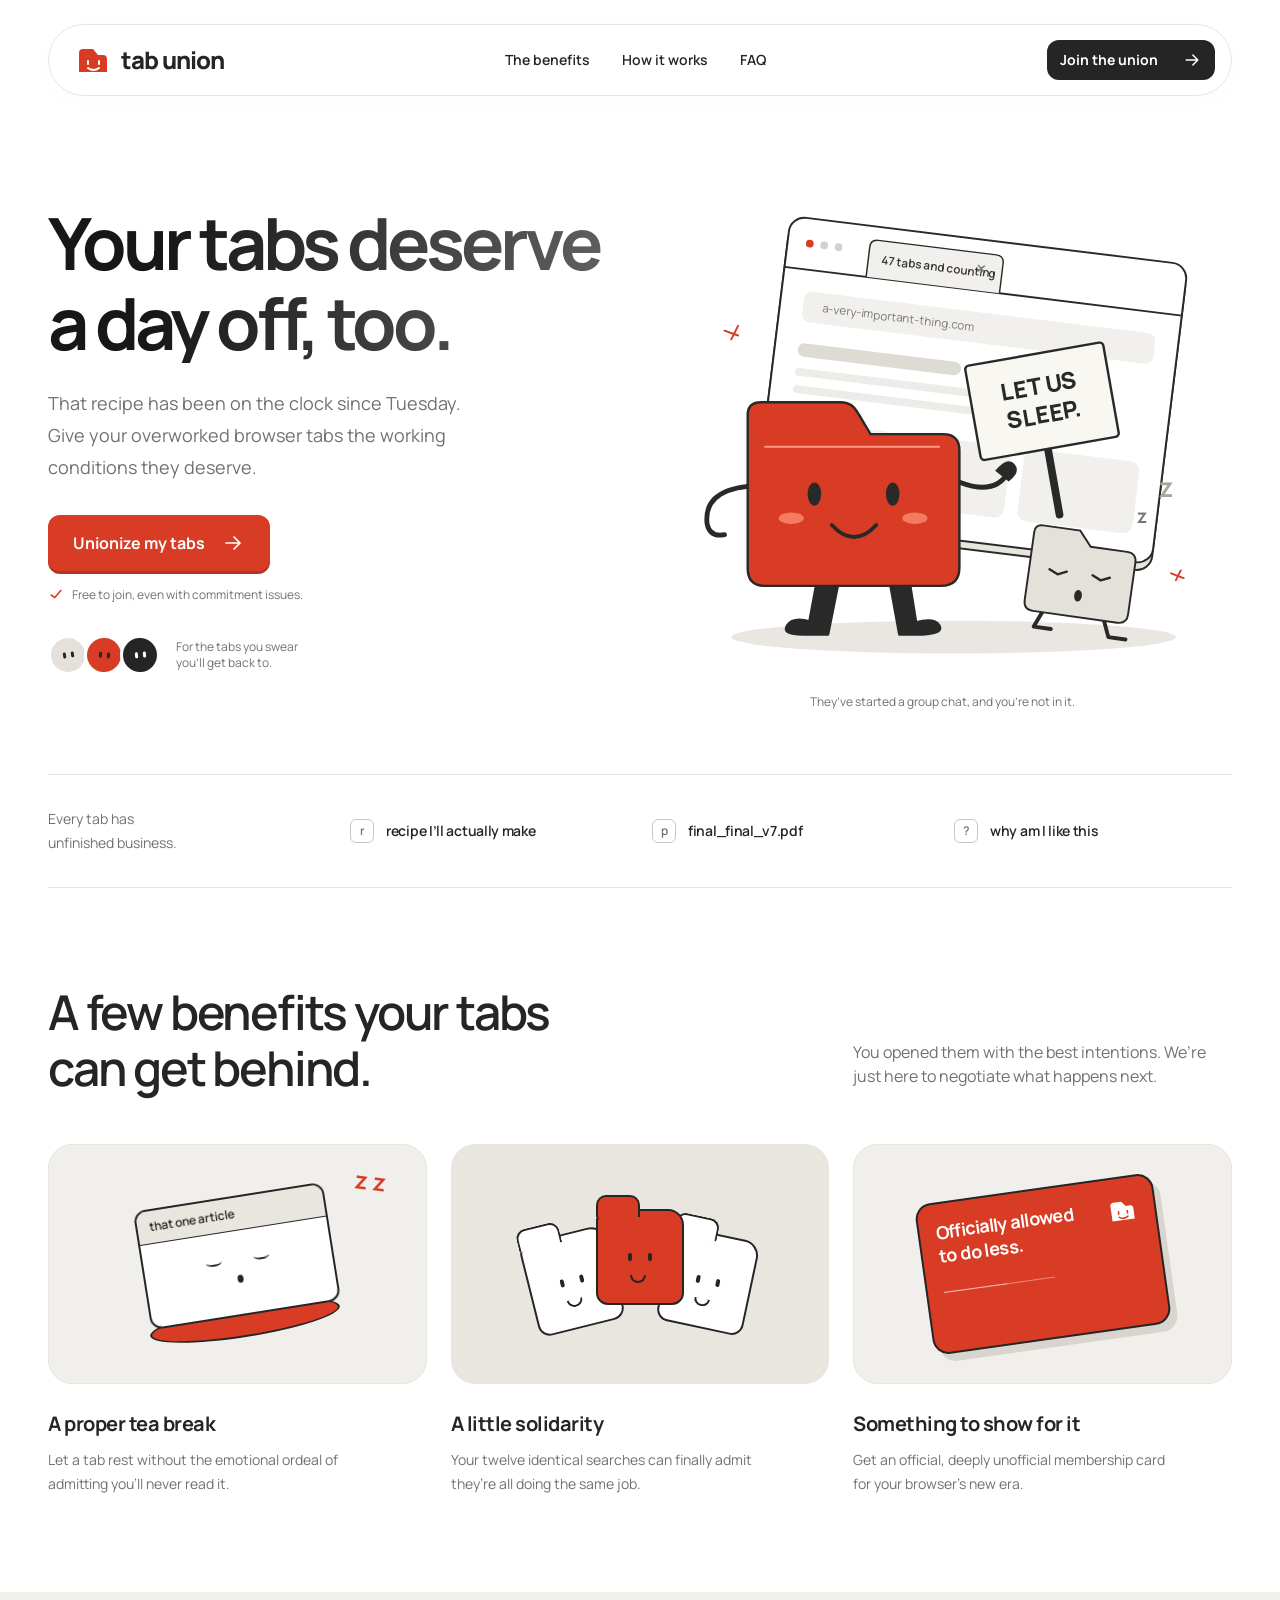
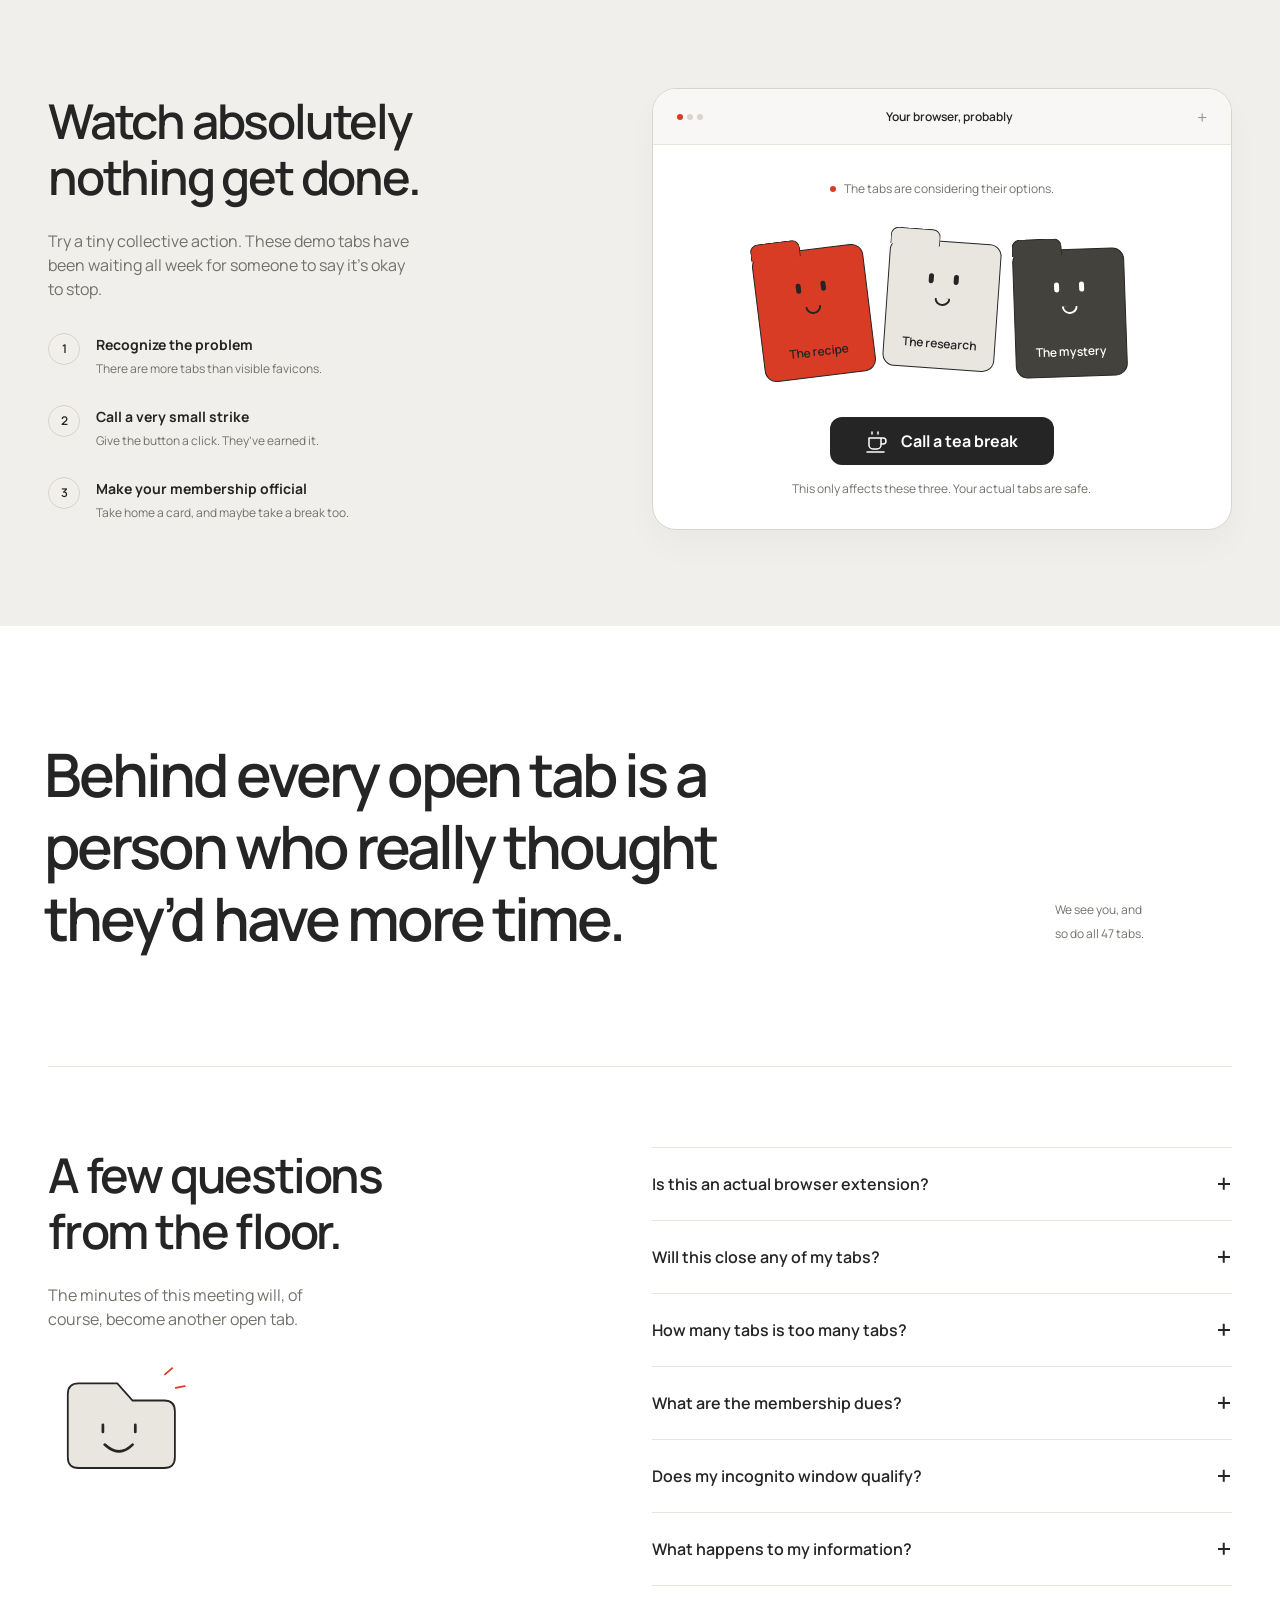
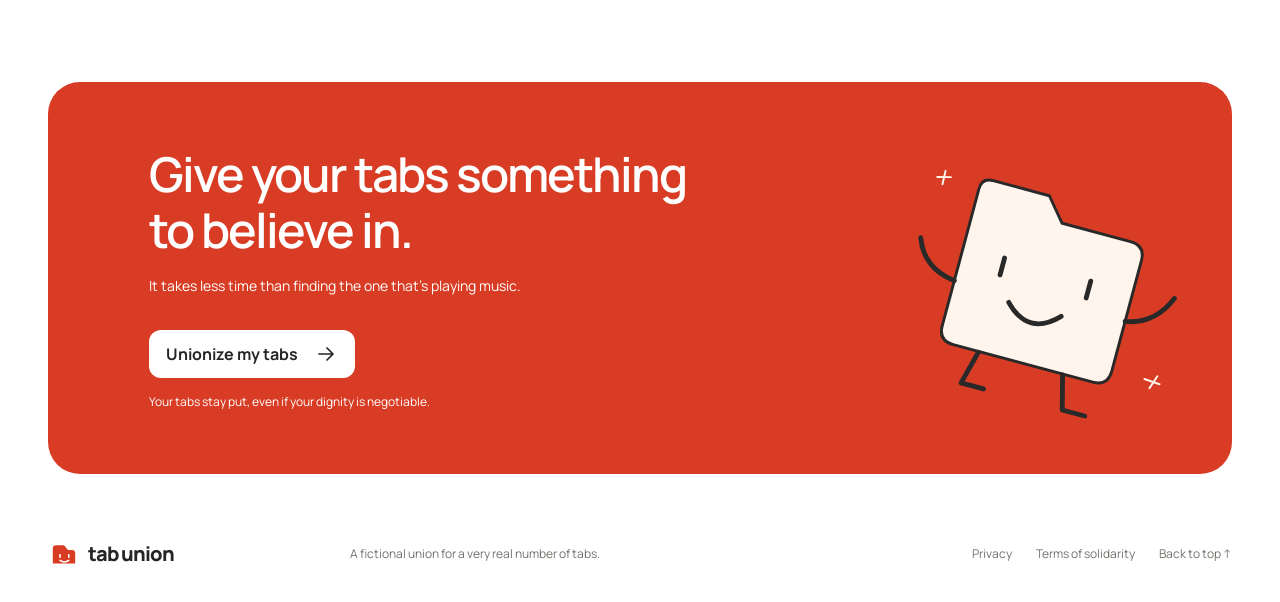
<file: index.html>
<!doctype html>
<html lang="en">
<head>
  <meta charset="utf-8">
  <meta name="viewport" content="width=device-width, initial-scale=1">
  <meta name="theme-color" content="#ffffff">
  <meta name="robots" content="noindex, nofollow">
  <meta name="description" content="A tiny, fictional union for your very overworked browser tabs. Give them a tea break and make your own free membership card.">
  <meta property="og:title" content="Tab Union — your tabs deserve a day off">
  <meta property="og:description" content="Fair working conditions for the tabs you swear you will read later.">
  <meta property="og:type" content="website">
  <meta property="og:image" content="./favicon.svg">
  <title>Tab Union — your tabs deserve a day off</title>
  <link rel="icon" href="./favicon.svg" type="image/svg+xml">
  <link rel="preload" href="./assets/Manrope.ttf" as="font" type="font/ttf" crossorigin>
  <link rel="stylesheet" href="./styles.css">
  <script src="./app.js" defer></script>
</head>
<body>
  <a class="skip-link" href="#main">Skip to content</a>
  <svg class="icon-definitions" xmlns="http://www.w3.org/2000/svg" aria-hidden="true">
    <symbol id="check" viewBox="0 0 20 20"><path d="m4 10 4.5 3.2L16 4.5" fill="none" stroke="currentColor" stroke-width="2" stroke-linecap="round" stroke-linejoin="round"/></symbol>
    <symbol id="arrow" viewBox="0 0 24 24"><path d="M5 12h14m-6-6 6 6-6 6" fill="none" stroke="currentColor" stroke-width="1.7" stroke-linecap="round" stroke-linejoin="round"/></symbol>
    <symbol id="brand" viewBox="0 0 40 40"><path d="M6 13a4 4 0 0 1 4-4h10l5 6h5a4 4 0 0 1 4 4v13H6Z" fill="currentColor"/><path d="M15 21v3m11-3v3m-11 4q5.5 4 11 0" fill="none" stroke="var(--brand-face,var(--paper,#fff))" stroke-width="2" stroke-linecap="round"/></symbol>
  </svg>

  <header class="header grid">
    <nav class="site-nav" aria-label="Main navigation">
      <a class="brand" href="./" aria-label="Tab Union home"><svg aria-hidden="true"><use href="#brand"/></svg><span>tab union</span></a>
      <div class="nav-links"><a href="#benefits">The benefits</a><a href="#tea-break">How it works</a><a href="#faq">FAQ</a></div>
      <button class="button button-small button-dark" type="button" data-join>Join the union <svg aria-hidden="true"><use href="#arrow"/></svg></button>
    </nav>
  </header>

  <main id="main">
    <section class="hero grid" aria-labelledby="hero-title">
      <div class="band hero-band">
        <div class="hero-copy reveal">
          <h1 class="masthead" id="hero-title">Your tabs deserve<br>a day off, too.</h1>
          <p class="lede">That recipe has been on the clock since Tuesday. Give your overworked browser tabs the working conditions they deserve.</p>
          <button class="button button-primary" type="button" data-join>Unionize my tabs <svg aria-hidden="true"><use href="#arrow"/></svg></button>
          <p class="reassurance"><svg aria-hidden="true"><use href="#check"/></svg>Free to join, even with commitment issues.</p>
          <div class="hero-members"><div class="mini-members" aria-hidden="true"><span><i></i><i></i></span><span><i></i><i></i></span><span><i></i><i></i></span></div><p>For the tabs you swear<br>you’ll get back to.</p></div>
        </div>
        <figure class="hero-art reveal">
          <svg class="hero-illustration" viewBox="0 0 600 528" role="img" aria-labelledby="art-title art-description">
            <title id="art-title">The tabs have unionized</title><desc id="art-description">A cheerful red browser tab holds a Let us sleep sign, while a smaller tab takes a nap beside a browser window.</desc>
            <ellipse cx="312" cy="477" rx="230" ry="17" fill="#eae7e2"/>
            <g transform="rotate(7 334 230)">
              <rect x="122" y="74" width="414" height="312" rx="16" fill="#e8e5df" stroke="#292929" stroke-width="2"/>
              <rect x="122" y="66" width="414" height="312" rx="16" fill="#fff" stroke="#292929" stroke-width="2"/>
              <path d="M122 119h414" stroke="#292929" stroke-width="2"/>
              <circle cx="145" cy="92" r="4" fill="#d83c24"/><circle cx="160" cy="92" r="4" fill="#d4d1cc"/><circle cx="175" cy="92" r="4" fill="#d4d1cc"/>
              <path d="M207 119V88q0-8 8-8h123q8 0 8 8v31" fill="#f2f0ed" stroke="#292929" stroke-width="1.5"/>
              <text x="221" y="104" font-size="12" font-weight="600" fill="#333">47 tabs and counting</text>
              <path d="m321 93 6 6m0-6-6 6" stroke="#777" stroke-width="1.5" stroke-linecap="round"/>
              <rect x="146" y="141" width="366" height="32" rx="8" fill="#f2f0ed"/><text x="166" y="161" font-size="12" fill="#777">a-very-important-thing.com</text>
              <rect x="146" y="195" width="170" height="14" rx="7" fill="#dedbd5"/><rect x="146" y="221" width="273" height="8" rx="4" fill="#eeece8"/><rect x="146" y="239" width="240" height="8" rx="4" fill="#eeece8"/>
              <rect x="146" y="275" width="109" height="75" rx="10" fill="#f2f0ed"/><rect x="269" y="275" width="109" height="75" rx="10" fill="#f2f0ed"/><rect x="392" y="275" width="120" height="75" rx="10" fill="#f2f0ed"/>
            </g>
            <g class="picket-tab">
              <path d="m171 418-8 43q-17-5-23 4t16 9h26l11-55m73-1 7 44q19-5 24 3t-17 9h-24l-10-55" fill="#292929" stroke="#292929" stroke-width="3" stroke-linejoin="round"/>
              <path d="M99 321q-46 5-42 39 3 14 18 11m244-54q36 14 50-11" fill="none" stroke="#292929" stroke-width="5" stroke-linecap="round"/>
              <path d="M99 278v-31q0-13 14-13h83q11 0 17 11l13 22h75q17 0 17 17v121q0 19-19 19H117q-18 0-18-18Z" fill="#d83c24" stroke="#292929" stroke-width="2.5"/>
              <path d="M117 280h180" fill="none" stroke="#ff9985" stroke-width="2" stroke-linecap="round"/>
              <ellipse cx="168" cy="329" rx="7" ry="12" fill="#292929"/><ellipse cx="249" cy="329" rx="7" ry="12" fill="#292929"/>
              <path d="M186 361q23 25 46 0" fill="none" stroke="#292929" stroke-width="4" stroke-linecap="round"/>
              <ellipse cx="144" cy="354" rx="13" ry="6" fill="#f47b62"/><ellipse cx="272" cy="354" rx="13" ry="6" fill="#f47b62"/>
              <g transform="rotate(-10 402 245)"><path d="M403 227v125" stroke="#292929" stroke-width="8" stroke-linecap="round"/><rect x="333" y="184" width="145" height="99" rx="4" fill="#f9f7f2" stroke="#292929" stroke-width="2.5"/><text x="405" y="226" text-anchor="middle" font-size="24" font-weight="800" fill="#292929">LET US</text><text x="405" y="256" text-anchor="middle" font-size="24" font-weight="800" fill="#292929">SLEEP.</text></g>
              <path d="M355 305q13-15 20-7t-6 18" fill="#292929"/>
            </g>
            <g class="sleepy-tab" transform="rotate(8 448 411)">
              <path d="m411 454-8 19h18m52-19 8 19h18" fill="none" stroke="#292929" stroke-width="4" stroke-linecap="round" stroke-linejoin="round"/>
              <path d="M390 391v-15q0-8 8-8h39l13 15h38q10 0 10 10v54q0 10-10 10h-88q-10 0-10-10Z" fill="#e4e1db" stroke="#292929" stroke-width="2"/>
              <path d="m411 412 9 4 9-4m27 0 9 4 9-4" fill="none" stroke="#292929" stroke-width="2.5" stroke-linecap="round" stroke-linejoin="round"/><ellipse cx="444" cy="435" rx="4" ry="6" fill="#292929"/>
            </g>
            <text class="sleep-z" x="502" y="359" font-size="20" font-weight="700" fill="#79756f">z</text><text class="sleep-z sleep-z-two" x="524" y="332" font-size="28" font-weight="700" fill="#aaa59e">z</text>
            <path d="m82 169 7-14m-14 5 14 5m453 253 5-10m-10 3 13 5" stroke="#d83c24" stroke-width="2" stroke-linecap="round"/>
          </svg>
          <figcaption>They’ve started a group chat, and you’re not in it.</figcaption>
        </figure>
      </div>
      <div class="band tab-roll reveal">
        <p>Every tab has<br> unfinished business.</p>
        <div class="tab-roll-item"><span class="file-icon" aria-hidden="true">r</span>recipe I’ll actually make</div>
        <div class="tab-roll-item"><span class="file-icon" aria-hidden="true">p</span>final_final_v7.pdf</div>
        <div class="tab-roll-item"><span class="file-icon" aria-hidden="true">?</span>why am I like this</div>
      </div>
    </section>

    <section class="benefits spread grid" id="benefits" aria-labelledby="benefits-title">
      <div class="band section-heading reveal"><h2 class="h2b" id="benefits-title">A few benefits your tabs<br>can get behind.</h2><p class="body">You opened them with the best intentions. We’re just here to negotiate what happens next.</p></div>
      <div class="band benefit-cards">
        <article class="benefit-card reveal">
          <div class="benefit-picture picture-rest" aria-hidden="true"><div class="little-window resting-window"><span class="little-title">that one article</span><div class="rest-eyes"><i></i><i></i></div><span class="little-mouth"></span></div><span class="pillow"></span><span class="drawn-z">z z</span></div>
          <h3>A proper tea break</h3><p>Let a tab rest without the emotional ordeal of admitting you’ll never read it.</p>
        </article>
        <article class="benefit-card reveal">
          <div class="benefit-picture picture-friends" aria-hidden="true"><div class="friend-tab friend-one"><i></i><i></i><span></span></div><div class="friend-tab friend-two"><i></i><i></i><span></span></div><div class="friend-tab friend-three"><i></i><i></i><span></span></div></div>
          <h3>A little solidarity</h3><p>Your twelve identical searches can finally admit they’re all doing the same job.</p>
        </article>
        <article class="benefit-card reveal">
          <div class="benefit-picture picture-card" aria-hidden="true"><div class="tiny-membership"><svg><use href="#brand"/></svg><span>Officially allowed<br>to do less.</span><div class="tiny-card-lines"></div></div></div>
          <h3>Something to show for it</h3><p>Get an official, deeply unofficial membership card for your browser’s new era.</p>
        </article>
      </div>
    </section>

    <section class="tea-break spread" id="tea-break" aria-labelledby="break-title">
      <div class="grid">
        <div class="band demo-band">
          <div class="demo-copy reveal"><h2 class="h2b" id="break-title">Watch absolutely<br>nothing get done.</h2><p class="body">Try a tiny collective action. These demo tabs have been waiting all week for someone to say it’s okay to stop.</p><ol class="steps"><li><span aria-hidden="true">1</span><div><h3>Recognize the problem</h3><p>There are more tabs than visible favicons.</p></div></li><li><span aria-hidden="true">2</span><div><h3>Call a very small strike</h3><p>Give the button a click. They’ve earned it.</p></div></li><li><span aria-hidden="true">3</span><div><h3>Make your membership official</h3><p>Take home a card, and maybe take a break too.</p></div></li></ol></div>
          <div class="demo-panel reveal">
            <div class="demo-browser-bar"><span class="window-dots" aria-hidden="true"><i></i><i></i><i></i></span><span>Your browser, probably</span><span class="browser-plus" aria-hidden="true">+</span></div>
            <div class="demo-body"><div class="demo-status"><span class="status-dot" aria-hidden="true"></span><span id="break-status" role="status">The tabs are considering their options.</span></div>
              <div class="demo-workers" aria-label="Three fictional browser tabs"><div class="worker worker-red"><div class="worker-face"><i></i><i></i><b></b></div><span>The recipe</span></div><div class="worker worker-light"><div class="worker-face"><i></i><i></i><b></b></div><span>The research</span></div><div class="worker worker-dark"><div class="worker-face"><i></i><i></i><b></b></div><span>The mystery</span></div></div>
              <button class="button button-dark break-button" id="break-button" type="button" aria-pressed="false"><svg class="tea-icon" viewBox="0 0 24 24" aria-hidden="true"><path d="M4 9h12v7a4 4 0 0 1-4 4H8a4 4 0 0 1-4-4Zm12 0h2a3 3 0 0 1 0 6h-2M7 3v2m6-2v2M2 23h17" fill="none" stroke="currentColor" stroke-width="1.5" stroke-linecap="round" stroke-linejoin="round"/></svg><span>Call a tea break</span></button><p class="demo-footnote">This only affects these three. Your actual tabs are safe.</p>
            </div>
          </div>
        </div>
      </div>
    </section>

    <section class="manifesto spread grid" aria-labelledby="manifesto-title"><div class="band"><h2 class="h2b reveal-words" id="manifesto-title">Behind every open tab is a person who really thought they’d have more time.</h2><p class="manifesto-aside">We see you, and<br> so do all 47 tabs.</p></div></section>

    <section class="faq spread grid" id="faq" aria-labelledby="faq-title"><div class="band faq-band"><div class="faq-heading reveal"><h2 class="h2b" id="faq-title">A few questions<br>from the floor.</h2><p class="body">The minutes of this meeting will, of course, become another open tab.</p><svg class="faq-drawing" viewBox="0 0 160 128" aria-hidden="true"><path d="M22 32q0-12 12-12h43l17 19h35q12 0 12 12v51q0 12-12 12H34q-12 0-12-12Z" fill="#e9e6e0" stroke="#262626" stroke-width="2"/><path d="M61 66v8m36-8v8m-34 14q16 15 31 0" fill="none" stroke="#262626" stroke-width="3" stroke-linecap="round"/><path d="m130 10 8-7m4 22 10-2" stroke="#d83c24" stroke-width="2" stroke-linecap="round"/></svg></div><div class="faq-list reveal">
      <details><summary>Is this an actual browser extension?<span aria-hidden="true"></span></summary><p>No, it’s a playful landing page for a fictional union. The tea break is a little on-page demo, and the membership card is a real file you can download.</p></details>
      <details><summary>Will this close any of my tabs?<span aria-hidden="true"></span></summary><p>Your real tabs are completely untouched. We can barely keep these three demo tabs in line, so your browser is outside our jurisdiction.</p></details>
      <details><summary>How many tabs is too many tabs?<span aria-hidden="true"></span></summary><p>The union declines to put a number on this. If the favicons are touching and your laptop sounds concerned, you may have a case.</p></details>
      <details><summary>What are the membership dues?<span aria-hidden="true"></span></summary><p>Zero money and one click. You can put any name you like on your card, and you don’t need to give us an email address.</p></details>
      <details><summary>Does my incognito window qualify?<span aria-hidden="true"></span></summary><p>All fictional tabs are welcome. We won’t ask what it’s working on, and we strongly suggest you don’t tell the membership committee.</p></details>
      <details><summary>What happens to my information?<span aria-hidden="true"></span></summary><p>It stays in this browser page. Your card is made on your device, with no account, tracking, or form submission to a server. Refreshing the page clears the form.</p></details>
    </div></div></section>

    <section class="join-section spread grid" aria-labelledby="join-title"><div class="join-box reveal"><div class="join-copy"><h2 id="join-title">Give your tabs something<br>to believe in.</h2><p>It takes less time than finding the one that’s playing music.</p><button class="button button-light" type="button" data-join>Unionize my tabs <svg aria-hidden="true"><use href="#arrow"/></svg></button><p class="join-note">Your tabs stay put, even if your dignity is negotiable.</p></div><svg class="join-drawing" viewBox="0 0 330 280" aria-hidden="true"><g transform="rotate(10 165 140)"><path d="M69 77V57q0-12 12-12h60l20 24h73q16 0 16 16v118q0 16-16 16H85q-16 0-16-16Z" fill="#fff5ec" stroke="#292929" stroke-width="3"/><path d="M113 119v18m92-18v18m-76 25q28 29 56 0" fill="none" stroke="#292929" stroke-width="5" stroke-linecap="round"/><path d="M69 155q-34-4-45-34m226 29q30-5 43-36M112 220l-9 35h24m75-35 9 35h24" fill="none" stroke="#292929" stroke-width="5" stroke-linecap="round" stroke-linejoin="round"/></g><path d="m47 40 2-14m-8 7 14-1m223 199 7-13m-13 4 16 4" stroke="#fff5ec" stroke-width="2" stroke-linecap="round"/></svg></div></section>
  </main>

  <footer class="footer grid"><div class="band footer-band"><a class="brand" href="./" aria-label="Tab Union home"><svg aria-hidden="true"><use href="#brand"/></svg><span>tab union</span></a><p>A fictional union for a very real number of tabs.</p><div class="footer-links"><button type="button" data-legal="privacy">Privacy</button><button type="button" data-legal="terms">Terms of solidarity</button><a href="#main">Back to top <span aria-hidden="true">↑</span></a></div></div></footer>

  <dialog id="join-dialog" aria-labelledby="dialog-title"><div class="dialog-inner"><button class="close-dialog" type="button" data-close aria-label="Close membership form"><span></span><span></span></button><div id="join-form-view"><svg class="dialog-logo" aria-hidden="true"><use href="#brand"/></svg><h2 id="dialog-title">Welcome to the<br>organized chaos.</h2><p>Your tabs nominated you as their representative. It’s mostly a ceremonial position.</p><form id="membership-form"><label for="member-name">What should we call you?</label><input id="member-name" name="name" maxlength="36" autocomplete="given-name" placeholder="Your name or suspicious alias" required autofocus><label for="tab-count">How many tabs are we representing? <output id="tab-count-output" for="tab-count">47</output></label><input type="range" id="tab-count" name="tabs" min="3" max="120" value="47"><p class="range-note">An estimate is fine. We’re a union, not an audit.</p><button class="button button-primary" type="submit">Make it official <svg aria-hidden="true"><use href="#arrow"/></svg></button><p class="form-note">Your information stays on this page.</p></form></div><div id="membership-view" hidden><span class="success-symbol"><svg aria-hidden="true"><use href="#check"/></svg></span><h2 id="membership-title">You’re one of us.</h2><p>The tabs have voted unanimously to take a longer lunch.</p><div class="membership-card" id="membership-card"><div class="membership-brand"><svg aria-hidden="true"><use href="#brand"/></svg><span>tab union</span></div><p>Official representative of the organized chaos</p><strong id="card-name"></strong><div class="membership-bottom"><span id="card-tabs"></span><span>Zero dues, full solidarity</span></div></div><button class="button button-dark" id="download-card" type="button">Download your card <svg aria-hidden="true"><use href="#arrow"/></svg></button><button class="text-button" id="make-another" type="button">Represent another browser</button><p id="download-status" role="status"></p></div></div></dialog>

  <dialog id="legal-dialog" aria-labelledby="legal-title"><div class="dialog-inner"><button class="close-dialog" type="button" data-close aria-label="Close information"><span></span><span></span></button><h2 id="legal-title"></h2><p id="legal-copy"></p><button class="button button-dark" type="button" data-close>Back to the tabs</button></div></dialog>
</body>
</html>
</file>
<file: styles.css>
@font-face{font-family:Manrope;src:url('./assets/Manrope.ttf') format('truetype');font-weight:200 800;font-style:normal;font-display:swap}
:root{--paper:#fff;--white:#fff;--ink:#252525;--muted:#72716c;--accent:#d83c24;--accent-dark:#c5321a;--line:#e8e5df;--soft:#f1efeb;--cols:12;--gutter:24px;--margin:48px;--bl:8px;--lh:24px;--maxw:1200px;--ease:cubic-bezier(.32,.72,0,1);--radius:24px}
*{box-sizing:border-box}
html{scroll-behavior:smooth;scroll-padding-top:112px}
body{margin:0;background:var(--paper);color:var(--ink);font-family:Manrope,sans-serif;font-size:16px;line-height:var(--lh);-webkit-font-smoothing:antialiased}
button,input{font:inherit}
button,a,input,summary{-webkit-tap-highlight-color:transparent}
button,a{touch-action:manipulation}
button{cursor:pointer}
a{color:inherit;text-decoration:none}
button{color:inherit}
svg{display:block}
figure,p,h1,h2,h3{margin:0}
p{text-wrap:pretty}
h1,h2,h3{text-wrap:balance}
::selection{background:#f5b9a9;color:var(--ink)}
:focus-visible{outline:3px solid var(--accent);outline-offset:5px}
[hidden]{display:none!important}
.icon-definitions{position:absolute;width:0;height:0;overflow:hidden}
.grid{width:min(calc(100% - 2*var(--margin)),var(--maxw));margin-inline:auto;display:grid;grid-template-columns:repeat(var(--cols),minmax(0,1fr));column-gap:var(--gutter)}
.band{grid-column:1/-1;display:grid;grid-template-columns:subgrid;column-gap:var(--gutter);align-items:start}
@supports not (grid-template-columns:subgrid){.band{grid-template-columns:repeat(var(--cols),minmax(0,1fr))}}
.skip-link{position:fixed;top:16px;left:16px;padding:12px 16px;border-radius:8px;background:var(--ink);color:white;z-index:100;transform:translateY(-160%)}
.skip-link:focus{transform:translateY(0)}
.header{position:sticky;top:16px;margin-top:24px;z-index:20}
.site-nav{grid-column:1/-1;display:flex;align-items:center;justify-content:space-between;min-height:72px;padding:8px 16px 8px 24px;background:#fff;border:1px solid var(--line);border-radius:999px;box-shadow:0 4px 24px #25252504}
.brand{display:inline-flex;align-items:center;gap:8px;font-size:24px;font-weight:800;letter-spacing:-1px;line-height:32px;white-space:nowrap}
.brand svg{width:40px;height:40px;color:var(--accent)}
.nav-links{display:flex;gap:32px;font-size:14px;font-weight:600}
.nav-links a{transition:color .7s var(--ease)}
.nav-links a:hover{color:var(--accent)}
.button{min-height:48px;padding:8px 16px;display:inline-flex;justify-content:center;align-items:center;gap:16px;border:1px solid transparent;border-radius:12px;line-height:24px;font-size:16px;font-weight:700;white-space:nowrap;transition:background .7s var(--ease),transform .7s var(--ease),box-shadow .7s var(--ease)}
.button svg{width:24px;height:24px;flex:none;transition:transform .7s var(--ease)}
.button:hover svg{transform:translateX(3px)}
.button:active{transform:scale(.98)}
.button-primary{background:var(--accent);color:var(--white);box-shadow:0 3px 0 #b6341f}
.button-primary:hover{background:var(--accent-dark);box-shadow:0 5px 16px #d83c2424}
.button-dark{background:var(--ink);color:var(--white)}
.button-dark:hover{background:#41403c}
.button-light{background:var(--white);color:var(--ink)}
.button-light:hover{background:#f3e9e3;box-shadow:0 8px 24px #54201518}
.button-small{min-height:40px;padding:8px 12px;font-size:14px;line-height:20px;gap:24px}
.button-small svg{width:20px;height:20px}
.hero{padding-top:80px}
.hero-band{align-items:center}
.hero-copy{grid-column:1/7;padding-block:16px 24px}
.masthead{font-size:72px;line-height:80px;letter-spacing:-4px;font-weight:700;max-width:680px;background:linear-gradient(100deg,#171717 20%,#666);background-clip:text;-webkit-background-clip:text;color:transparent}
.lede{font-size:18px;line-height:32px;max-width:440px;margin-top:24px;color:var(--muted)}
.hero-copy>.button{margin-top:32px;padding-inline:24px;min-height:56px}
.reassurance{display:flex;align-items:center;gap:8px;margin-top:16px;font-size:12px;line-height:16px;color:var(--muted)}
.reassurance svg{width:16px;height:16px;color:var(--accent);flex:none}
.hero-members{display:flex;align-items:center;gap:16px;margin-top:32px}
.hero-members p{font-size:12px;line-height:16px;color:var(--muted)}
.mini-members{display:flex;padding-left:4px}
.mini-members>span{display:flex;align-items:center;justify-content:center;gap:5px;width:40px;height:40px;border-radius:50%;background:#e5e1da;border:3px solid var(--paper);margin-left:-4px;transform:rotate(-8deg)}
.mini-members>span:nth-child(2){background:var(--accent);transform:rotate(5deg)}
.mini-members>span:nth-child(3){background:var(--ink);transform:rotate(-5deg)}
.mini-members i{display:block;width:3px;height:6px;background:var(--ink);border-radius:8px}
.mini-members>span:nth-child(3) i{background:var(--white)}
.hero-art{grid-column:7/13;min-width:0;position:relative;align-self:center}
.hero-illustration{width:100%;height:auto;overflow:visible;font-family:Manrope,sans-serif}
.hero-art figcaption{text-align:center;font-size:12px;line-height:16px;color:var(--muted);margin-top:8px}
.picket-tab{transform-origin:220px 450px;animation:picket-bob 6s var(--ease) infinite}
.sleep-z{animation:sleep-z 4s var(--ease) infinite}
.sleep-z-two{animation-delay:1s}
@keyframes picket-bob{0%,100%{transform:rotate(-1deg) translateY(0)}50%{transform:rotate(1deg) translateY(-5px)}}
@keyframes sleep-z{0%,100%{opacity:.35;transform:translateY(0)}50%{opacity:1;transform:translateY(-5px)}}
.tab-roll{margin-top:64px;padding:32px 0;position:relative;align-items:center;border-block:1px solid var(--line)}
.tab-roll>p{grid-column:1/4;font-size:14px;line-height:24px;color:var(--muted)}
.tab-roll-item{display:flex;align-items:center;gap:12px;font-size:14px;font-weight:600;letter-spacing:-.3px;white-space:nowrap}
.tab-roll-item:nth-child(2){grid-column:4/7}.tab-roll-item:nth-child(3){grid-column:7/10}.tab-roll-item:nth-child(4){grid-column:10/13}
.file-icon{width:24px;height:24px;border:1px solid #cac6bf;display:inline-flex;justify-content:center;align-items:center;border-radius:6px;background:var(--white);color:var(--muted);font-size:12px;font-weight:600;flex:none}
.spread{padding-block:96px}
.section-heading{align-items:end}
.h2b{font-size:48px;line-height:56px;letter-spacing:-2.2px;font-weight:600}
.section-heading h2{grid-column:1/8}
.section-heading>p{grid-column:9/13;padding-bottom:8px}
.body{font-size:16px;line-height:24px;color:var(--muted)}
.benefit-cards{margin-top:48px}
.benefit-card{grid-column:span 4;min-width:0}
.benefit-picture{height:240px;border-radius:var(--radius);position:relative;overflow:hidden;display:flex;align-items:center;justify-content:center;background:var(--soft);border:1px solid var(--line)}
.benefit-card h3{font-size:20px;line-height:32px;font-weight:700;margin-top:24px;letter-spacing:-.5px}
.benefit-card>p{margin-top:8px;font-size:14px;line-height:24px;color:var(--muted);max-width:328px}
.little-window{position:relative;width:192px;height:120px;border:2px solid var(--ink);border-radius:12px;background:var(--white);z-index:2}
.resting-window{transform:rotate(-9deg);margin-top:-16px}
.little-title{display:block;padding:4px 12px;background:#e9e6e0;border-bottom:1px solid var(--ink);border-radius:10px 10px 0 0;font-size:12px;font-weight:600;line-height:24px}
.rest-eyes{display:flex;gap:32px;justify-content:center;margin-top:24px}
.rest-eyes i{height:8px;width:16px;border:2px solid var(--ink);border-top:0;border-left:0;border-right:0;border-radius:0 0 50% 50%}
.little-mouth{display:block;width:6px;height:8px;background:var(--ink);border-radius:50%;margin:12px auto 0}
.pillow{position:absolute;left:calc(50% - 88px);top:160px;width:192px;height:32px;background:var(--accent);border:2px solid var(--ink);border-radius:50%;transform:rotate(-9deg)}
.drawn-z{position:absolute;top:24px;right:40px;color:var(--accent);font-size:24px;font-weight:700;transform:rotate(8deg)}
.picture-friends{background:#e9e6e0}
.friend-tab{width:88px;height:96px;background:var(--white);position:absolute;border:2px solid var(--ink);border-radius:12px 16px 12px 12px;display:flex;gap:16px;align-items:center;justify-content:center}
.friend-tab:before{content:'';position:absolute;left:-2px;top:-16px;width:40px;height:20px;border:2px solid var(--ink);border-bottom:0;background:inherit;border-radius:10px 10px 0 0;z-index:0}
.friend-tab i{width:4px;height:8px;display:block;background:var(--ink);border-radius:4px}
.friend-tab span{position:absolute;top:64px;left:32px;width:16px;height:8px;border:2px solid var(--ink);border-top:0;border-radius:0 0 12px 12px}
.friend-one{transform:rotate(-14deg);left:calc(50% - 112px);top:88px}
.friend-two{transform:rotate(12deg);left:calc(50% + 24px);top:88px}
.friend-three{background:var(--accent);left:calc(50% - 44px);top:64px}
.tiny-membership{--brand-face:var(--accent);background:var(--accent);width:240px;height:152px;border:2px solid var(--ink);border-radius:16px;transform:rotate(-8deg);box-shadow:6px 8px 0 #d8d4ce;padding:16px;color:var(--white)}
.tiny-membership svg{width:32px;height:32px;position:absolute;right:16px;top:16px}
.tiny-membership>span{display:block;font-size:18px;line-height:24px;font-weight:700;letter-spacing:-.5px}
.tiny-card-lines{height:1px;background:#ffffff66;margin-top:24px;width:64px}
.tiny-card-lines:after{content:'';display:block;width:112px;height:1px;background:#ffffff66;margin-top:8px}
.tea-break{background:var(--soft)}
.demo-band{align-items:center}
.demo-copy{grid-column:1/6}
.demo-copy>.body{margin-top:24px;max-width:384px}
.steps{margin:32px 0 0;padding:0;list-style:none;display:flex;flex-direction:column;gap:24px}
.steps>li{display:flex;align-items:flex-start;gap:16px}
.steps>li>span{border:1px solid #d7d2c9;border-radius:50%;flex:none;display:flex;align-items:center;justify-content:center;width:32px;height:32px;font-size:12px;line-height:16px;font-weight:600;margin-top:0}
.steps h3{font-size:14px;line-height:24px;font-weight:700}
.steps p{font-size:12px;line-height:24px;color:var(--muted)}
.demo-panel{grid-column:7/13;border:1px solid #d8d4ce;border-radius:24px;overflow:hidden;background:var(--white);box-shadow:0 16px 32px #29292908}
.demo-browser-bar{height:56px;display:flex;align-items:center;justify-content:space-between;gap:16px;padding:16px 24px;background:#f8f7f5;border-bottom:1px solid var(--line);font-size:12px;line-height:16px;font-weight:600}
.window-dots{display:flex;gap:4px}
.window-dots i{width:6px;height:6px;border-radius:50%;background:#d9d5ce}.window-dots i:first-child{background:var(--accent)}
.browser-plus{font-size:18px;line-height:24px;font-weight:400;color:#9b968e}
.demo-body{padding:32px 24px;text-align:center}
.demo-status{display:flex;align-items:center;justify-content:center;gap:8px;font-size:12px;line-height:24px;color:var(--muted)}
.status-dot{display:block;height:6px;width:6px;border-radius:50%;background:var(--accent);flex:none}
.demo-workers{display:flex;justify-content:center;gap:16px;margin:48px 0 40px}
.worker{width:112px;height:128px;border:1.5px solid var(--ink);border-radius:12px;position:relative;display:flex;flex-direction:column;align-items:center;justify-content:flex-end;padding-bottom:16px;transition:transform 1s var(--ease),background .8s var(--ease)}
.worker:before{content:'';position:absolute;top:-12px;left:-1.5px;background:inherit;width:48px;height:16px;border:1.5px solid var(--ink);border-bottom:0;border-radius:8px 8px 0 0}
.worker-red{background:var(--accent);transform:rotate(-7deg)}.worker-light{background:#e9e6e0;transform:translateY(-8px) rotate(4deg)}.worker-dark{background:#44423d;color:var(--white);transform:rotate(-2deg)}
.worker>span{font-size:12px;line-height:16px;font-weight:600;position:relative}
.worker-face{display:flex;gap:20px;position:absolute;top:32px;left:0;width:100%;justify-content:center}
.worker-face i{height:10px;width:5px;background:var(--ink);border-radius:6px;transition:height .8s var(--ease),transform .8s var(--ease)}
.worker-dark .worker-face i{background:var(--white)}
.worker-face b{position:absolute;top:24px;width:16px;height:8px;border:2px solid var(--ink);border-top:0;border-radius:0 0 16px 16px}
.worker-dark .worker-face b{border-color:var(--white)}
.demo-panel.on-break .worker-red{transform:rotate(-15deg) translateY(8px)}.demo-panel.on-break .worker-light{transform:rotate(10deg) translateY(4px)}.demo-panel.on-break .worker-dark{transform:rotate(-8deg) translateY(8px)}
.demo-panel.on-break .worker-face i{height:2px;transform:translateY(5px)}
.demo-panel.on-break .worker-face b{height:8px;width:6px;border:0;background:var(--ink);border-radius:50%}
.demo-panel.on-break .worker-dark .worker-face b{background:var(--white)}
.demo-panel.on-break .status-dot{background:#7c8472}
.break-button{min-width:224px;gap:12px}
.demo-footnote{font-size:12px;line-height:16px;color:var(--muted);margin-top:16px}
.manifesto{padding-block:112px}
.manifesto .band{align-items:end}
.manifesto h2{grid-column:1/10;font-size:60px;line-height:72px;letter-spacing:-3px;max-width:880px}
.reveal-words span{opacity:.28;transition:opacity .8s var(--ease)}
.reveal-words span.lit{opacity:1}
.manifesto-aside{grid-column:11/13;font-size:12px;line-height:24px;color:var(--muted);padding-bottom:8px}
.faq{border-top:1px solid var(--line);padding-top:80px}
.faq-heading{grid-column:1/6}
.faq-heading .body{margin-top:24px;max-width:304px}
.faq-drawing{margin-top:32px;width:144px;height:120px}
.faq-list{grid-column:7/13}
details{border-bottom:1px solid var(--line)}
details:first-child{border-top:1px solid var(--line)}
summary{padding:24px 0;display:flex;align-items:center;justify-content:space-between;gap:24px;font-size:16px;line-height:24px;font-weight:600;cursor:pointer;list-style:none}
summary::-webkit-details-marker{display:none}
summary>span{position:relative;width:16px;height:16px;flex:none}
summary>span:before,summary>span:after{content:'';position:absolute;background:var(--ink);left:2px;top:7px;width:12px;height:1.5px;transition:transform .7s var(--ease)}
summary>span:after{transform:rotate(90deg)}
details[open] summary>span:after{transform:rotate(0)}
details>p{font-size:14px;line-height:24px;color:var(--muted);padding:0 32px 24px 0;max-width:520px}
.join-section{padding-top:0;padding-bottom:64px}
.join-box{grid-column:1/-1;display:grid;grid-template-columns:subgrid;column-gap:var(--gutter);position:relative;background:var(--accent);border-radius:32px;overflow:hidden;padding-block:64px;align-items:center;color:var(--white)}
.join-copy{grid-column:2/10;z-index:1}
.join-copy h2{font-size:48px;line-height:56px;letter-spacing:-2px;font-weight:600;max-width:680px}
.join-copy>p{font-size:14px;line-height:24px;margin-top:16px;color:var(--white)}
.join-copy>.button{margin-top:32px}
.join-copy>.join-note{font-size:12px;line-height:16px;margin-top:16px}
.join-drawing{position:absolute;width:320px;height:auto;right:24px;bottom:48px;transform:rotate(5deg)}
.footer{padding-bottom:32px}
.footer-band{align-items:center}
.footer .brand{grid-column:1/4;font-size:20px;line-height:24px}
.footer .brand svg{width:32px;height:32px}
.footer p{grid-column:4/8;font-size:12px;line-height:24px;color:var(--muted)}
.footer-links{grid-column:8/13;display:flex;justify-content:flex-end;gap:24px;font-size:12px;line-height:24px;color:var(--muted)}
.footer-links button{font:inherit;background:none;border:0;padding:0;color:inherit}
.footer-links a:hover,.footer-links button:hover{color:var(--accent)}
dialog{border:1px solid var(--line);border-radius:24px;padding:0;background:var(--paper);color:var(--ink);max-height:calc(100dvh - 48px);width:min(480px,calc(100% - 32px));box-shadow:0 24px 96px #0003;overflow:auto}
dialog::backdrop{background:#25252588;backdrop-filter:blur(6px)}
body:has(dialog[open]){overflow:hidden}
.dialog-inner{padding:40px;position:relative}
.close-dialog{position:absolute;right:16px;top:16px;width:32px;height:32px;background:var(--soft);border:0;border-radius:50%;display:grid;place-content:center}
.close-dialog>span{display:block;position:absolute;width:12px;height:1.5px;background:var(--ink);left:10px;top:15px;transform:rotate(45deg)}
.close-dialog>span:nth-child(2){transform:rotate(-45deg)}
.dialog-logo{width:48px;height:48px;color:var(--accent);margin-bottom:16px}
dialog h2{font-size:30px;line-height:40px;font-weight:600;letter-spacing:-1px}
dialog h2+p{font-size:14px;line-height:24px;color:var(--muted);margin-top:16px}
form{margin-top:24px}
form label{display:flex;align-items:center;justify-content:space-between;font-size:12px;line-height:24px;font-weight:700;margin-bottom:8px;gap:8px}
input[type=text],input:not([type]){display:block;width:100%;height:48px;border:1px solid #d4d0c9;border-radius:8px;padding:8px 12px;font-size:14px;line-height:24px;background:var(--white);color:var(--ink);margin-bottom:24px}
input::placeholder{color:#8c877f}
output{font-size:16px;color:var(--accent)}
input[type=range]{width:100%;height:24px;margin:0;accent-color:var(--accent);cursor:pointer}
.range-note,.form-note{font-size:12px;line-height:16px;color:var(--muted);margin-top:8px}
form>.button{display:flex;width:100%;margin-top:24px}
.form-note{text-align:center;margin-top:16px}
.success-symbol{height:40px;width:40px;border-radius:50%;background:#eceee5;display:grid;place-items:center;color:#58614a;margin-bottom:16px}
.success-symbol svg{height:24px;width:24px}
.membership-card{--brand-face:var(--accent);background:var(--accent);color:var(--white);border-radius:16px;border:1px solid #ab311e;padding:24px;margin-block:24px;box-shadow:0 8px 0 #e5e0d9}
.membership-brand{display:flex;gap:8px;align-items:center;font-weight:800;font-size:24px;line-height:32px;letter-spacing:-1px}
.membership-brand svg{width:32px;height:32px}
.membership-card>p{font-size:12px;line-height:16px;margin-top:24px;color:var(--white)}
.membership-card>strong{display:block;font-size:24px;line-height:32px;font-weight:600;margin-top:8px;overflow-wrap:anywhere}
.membership-bottom{border-top:1px solid #ffffff55;margin-top:24px;padding-top:16px;display:flex;justify-content:space-between;gap:8px;font-size:12px;line-height:16px}
#membership-view>.button{width:100%;margin-top:8px}
.text-button{display:block;margin:16px auto 0;background:none;border:0;font-size:12px;line-height:24px;text-decoration:underline;text-underline-offset:4px;color:var(--muted)}
#download-status{font-size:12px;line-height:16px;text-align:center;margin-top:16px;color:var(--muted)}
#legal-dialog .button{margin-top:24px}
.not-found{min-height:100dvh;display:flex;align-items:center;justify-content:center;padding:48px}
.not-found main{max-width:640px}
.not-found h1{font-size:60px;line-height:72px;letter-spacing:-3px;margin-top:32px}
.not-found p{margin-block:24px;color:var(--muted)}
.motion-ready .reveal{opacity:0;transform:translateY(24px);filter:blur(6px);transition:opacity .9s var(--ease),transform .9s var(--ease),filter .9s var(--ease)}
.motion-ready .reveal.visible{opacity:1;transform:none;filter:blur(0)}

@media(max-width:1180px){:root{--margin:40px}.masthead{font-size:60px;line-height:72px;letter-spacing:-3px}.hero{padding-top:64px}.h2b{font-size:36px;line-height:48px;letter-spacing:-1.5px}.manifesto h2{font-size:48px;line-height:56px;letter-spacing:-2px}.join-copy h2{font-size:36px;line-height:48px}.join-drawing{width:256px;right:0}.tab-roll-item{font-size:12px;gap:8px}.footer-links{gap:16px}.footer p{grid-column:4/9}.footer-links{grid-column:9/13;flex-wrap:wrap;gap:8px 16px}.demo-workers{gap:12px}.worker{width:88px;height:120px}.demo-body{padding-inline:16px}.demo-status{font-size:12px}}
@media(max-width:900px){:root{--margin:32px;--gutter:16px}.nav-links{gap:16px;font-size:12px}.site-nav{padding-left:16px}.brand{font-size:20px}.brand svg{width:32px;height:32px}.button-small{gap:12px}.masthead{font-size:48px;line-height:56px;letter-spacing:-2px}.lede{font-size:16px;line-height:24px}.hero-copy{grid-column:1/7}.hero-art{grid-column:7/13}.hero-copy>.button{margin-top:24px}.reassurance{max-width:272px;align-items:flex-start;line-height:24px}.reassurance svg{margin-top:4px}.hero-members{margin-top:24px}.tab-roll{margin-top:48px}.tab-roll>p{font-size:12px;grid-column:1/4}.tab-roll-item:nth-child(2){grid-column:4/8}.tab-roll-item:nth-child(3){grid-column:9/13}.tab-roll-item:nth-child(4){display:none}.spread{padding-block:80px}.section-heading h2{grid-column:1/8}.section-heading>p{grid-column:8/13;font-size:14px}.benefit-picture{height:192px}.little-window{width:152px;height:112px}.little-title{font-size:12px}.pillow{width:152px;left:calc(50% - 66px);top:128px}.resting-window{margin-top:-8px}.drawn-z{right:24px;top:16px;font-size:20px}.friend-tab{transform:scale(.8)}.friend-one{transform:scale(.8) rotate(-14deg);left:calc(50% - 96px);top:72px}.friend-two{transform:scale(.8) rotate(12deg);left:calc(50% + 8px);top:72px}.friend-three{transform:scale(.8);top:48px}.tiny-membership{transform:scale(.8) rotate(-8deg);flex-shrink:0}.benefit-card h3{font-size:18px;line-height:24px}.benefit-card>p{font-size:12px}.demo-copy{grid-column:1/7}.demo-panel{grid-column:7/13}.demo-copy .h2b{font-size:30px;line-height:40px}.demo-copy>.body{font-size:14px}.steps p{font-size:12px;line-height:16px;margin-top:4px}.demo-browser-bar{padding-inline:16px;gap:8px}.window-dots{gap:3px}.window-dots i{width:4px;height:4px}.demo-workers{gap:8px;margin-top:40px}.worker{width:72px;height:112px}.worker>span{font-size:12px}.worker-face{gap:16px}.demo-status{font-size:12px;gap:4px;line-height:16px;min-height:32px}.demo-footnote{font-size:12px;line-height:16px}.break-button{min-width:200px;font-size:14px;gap:8px}.manifesto h2{grid-column:1/11;font-size:36px;line-height:48px;letter-spacing:-1.5px}.manifesto-aside{grid-column:11/13;font-size:12px;line-height:16px}.faq-heading{grid-column:1/6}.faq-list{grid-column:7/13}summary{font-size:14px;gap:16px}details>p{font-size:12px}.join-section{padding-top:0;padding-bottom:48px}.join-box{padding-block:48px}.join-copy{grid-column:2/11}.join-copy h2{font-size:36px;line-height:48px}.join-drawing{width:216px;right:-24px;bottom:24px;opacity:.9}.join-copy>p{max-width:320px}.footer .brand{grid-column:1/5}.footer p{grid-column:5/13;text-align:right}.footer-links{grid-column:1/13;justify-content:flex-start;margin-top:24px;gap:24px}.footer{padding-bottom:32px}}
@media(max-width:660px){:root{--margin:24px;--gutter:16px;--cols:4}.header{top:8px;margin-top:16px}.site-nav{min-height:64px;padding:8px 8px 8px 12px}.brand{font-size:18px;letter-spacing:-.8px;gap:4px}.brand svg{width:32px;height:32px}.nav-links{display:none}.button-small{font-size:12px;gap:8px;padding:8px 12px}.button-small svg{width:16px;height:16px}.hero{padding-top:48px}.hero-copy{grid-column:1/-1;padding:0}.masthead{font-size:48px;line-height:56px;letter-spacing:-2.5px;max-width:480px}.lede{margin-top:24px;max-width:384px;font-size:16px;line-height:24px}.hero-copy>.button{margin-top:24px;font-size:16px;min-height:48px}.reassurance{max-width:none;font-size:12px;line-height:16px}.reassurance svg{margin-top:0}.hero-members{display:none}.hero-art{grid-column:1/-1;margin:24px 0 0}.hero-illustration{max-height:384px}.hero-art figcaption{font-size:12px;margin-top:0}.tab-roll{margin-top:40px;padding-block:24px;row-gap:16px}.tab-roll>p{grid-column:1/-1;font-size:12px;line-height:16px}.tab-roll>p br{display:none}.tab-roll-item:nth-child(2){grid-column:1/3}.tab-roll-item:nth-child(3){grid-column:3/5}.tab-roll-item{font-size:12px;letter-spacing:-.2px;gap:8px}.file-icon{width:20px;height:20px;font-size:12px}.spread{padding-block:64px}.section-heading{row-gap:24px}.section-heading h2,.section-heading>p{grid-column:1/-1}.section-heading>p{max-width:none;padding:0;font-size:14px;line-height:24px}.h2b{font-size:30px;line-height:40px;letter-spacing:-1.2px}.benefit-cards{margin-top:32px;row-gap:32px}.benefit-card{grid-column:1/-1}.benefit-picture{height:240px}.benefit-card h3{font-size:20px;line-height:32px;margin-top:16px}.benefit-card>p{font-size:14px;line-height:24px;max-width:384px;margin-top:8px}.little-window{width:192px;height:120px}.little-title{font-size:12px}.pillow{width:192px;left:calc(50% - 88px);top:160px}.drawn-z{font-size:24px;right:48px;top:32px}.friend-tab{transform:none}.friend-one{transform:rotate(-14deg);left:calc(50% - 112px);top:88px}.friend-two{transform:rotate(12deg);left:calc(50% + 24px);top:88px}.friend-three{transform:none;top:64px}.tiny-membership{transform:rotate(-8deg)}.demo-copy,.demo-panel{grid-column:1/-1}.demo-copy .h2b{font-size:30px;line-height:40px}.demo-copy>.body{max-width:352px}.demo-panel{margin-top:40px}.demo-body{padding:24px 16px 32px}.demo-status{font-size:12px;line-height:24px;min-height:24px}.demo-workers{gap:16px;margin:40px 0 32px}.worker{width:88px;height:120px}.worker>span{font-size:12px}.break-button{font-size:14px}.demo-footnote{font-size:12px}.manifesto .band{row-gap:24px}.manifesto h2{grid-column:1/-1;font-size:36px;line-height:48px;letter-spacing:-1.8px}.manifesto-aside{grid-column:1/-1;font-size:12px;line-height:24px;padding:0}.manifesto-aside br{display:none}.faq{padding-top:64px}.faq-heading,.faq-list{grid-column:1/-1}.faq-heading .body{max-width:336px;font-size:14px}.faq-drawing{display:none}.faq-list{margin-top:32px}summary{font-size:14px;line-height:24px;padding-block:24px}details>p{font-size:14px;line-height:24px;padding-right:16px}.join-section{padding-top:0;padding-bottom:40px}.join-box{padding:40px 24px 168px;border-radius:24px;display:block}.join-copy h2{font-size:30px;line-height:40px;letter-spacing:-1px}.join-copy>p{font-size:12px;line-height:24px;max-width:272px}.join-copy>.button{margin-top:24px;font-size:14px}.join-copy>.join-note{font-size:12px;line-height:16px}.join-drawing{width:208px;right:-8px;bottom:-16px;opacity:1}.footer-band{row-gap:16px}.footer .brand{grid-column:1/-1}.footer p{grid-column:1/-1;text-align:left;font-size:12px;line-height:16px}.footer-links{grid-column:1/-1;margin-top:0;font-size:12px;gap:24px}.dialog-inner{padding:40px 24px 24px}dialog h2{font-size:30px;line-height:40px}.membership-card{padding:16px}.membership-card>strong{font-size:24px}.membership-bottom{font-size:12px;gap:16px}.not-found{padding:24px}.not-found h1{font-size:36px;line-height:48px;letter-spacing:-2px}}
@media(prefers-reduced-motion:reduce){html{scroll-behavior:auto}*,*:before,*:after{animation:none!important;transition:none!important}.motion-ready .reveal{opacity:1;filter:none;transform:none}.reveal-words span{opacity:1}}
</file>
